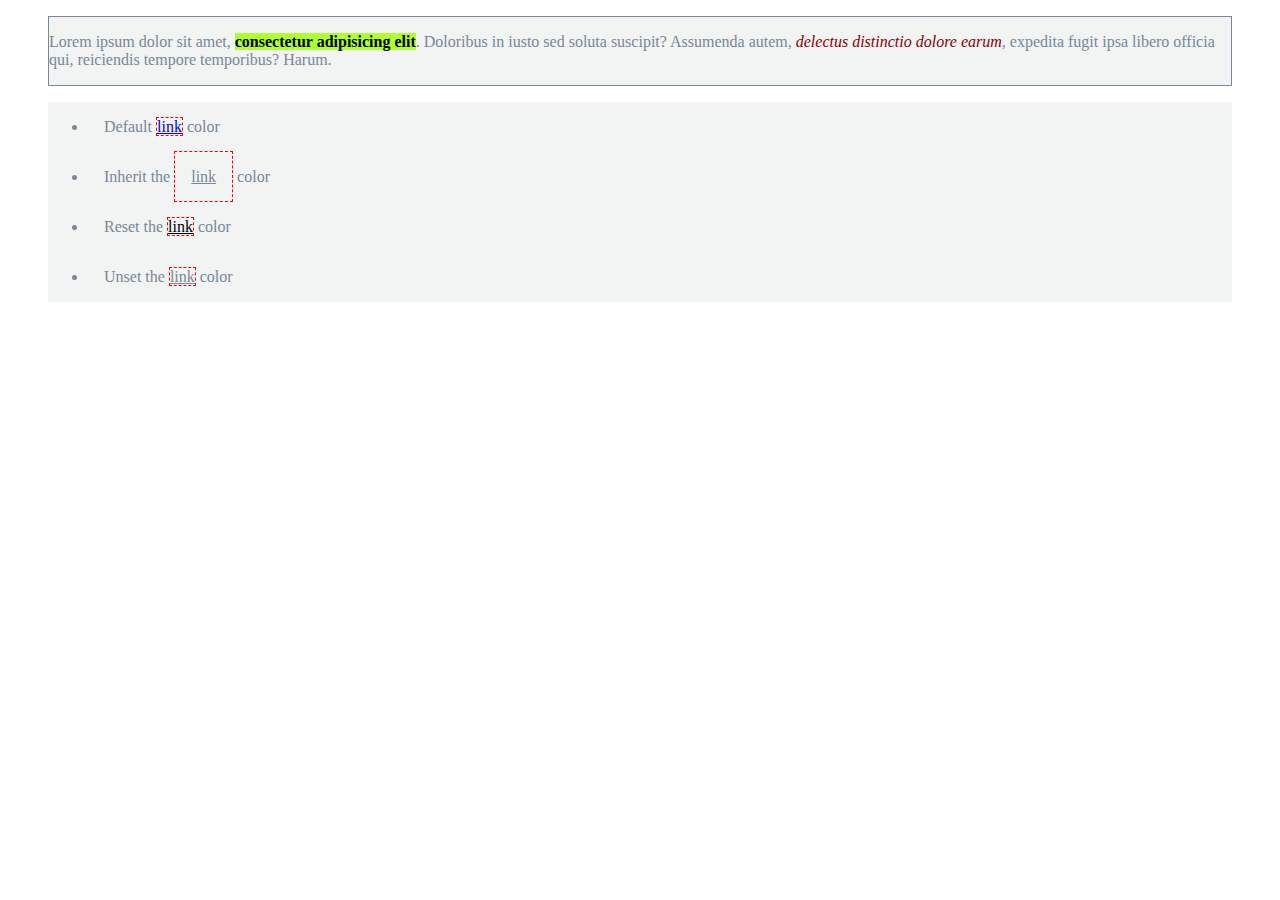
<file: esercizi_css/cascata/index.html>
<!DOCTYPE html>
<html>

	<head>
		<meta http-equiv="X-UA-Compatible" content="IE=edge"/>
		<meta charset="utf-8"/>
		<meta name="viewport" content="width=device-width, initial-scale=1.0, maximum-scale=1.0, user-scalable=no"/>
		<title>Lezione CSS</title>
		<link rel="stylesheet" href="style.css"/>
	</head>

	<body>

		<blockquote class="content1">
			<p>Lorem ipsum dolor sit amet,
				<em class="variant-em">consectetur adipisicing elit</em>. Doloribus in iusto sed soluta
			   suscipit? Assumenda autem, <em>delectus distinctio dolore earum</em>,
			   expedita fugit ipsa libero officia qui, reiciendis tempore temporibus? Harum.
			</p>
		</blockquote>

		<blockquote>
			<ul>
				<li>Default <a href="#">link</a> color</li>
				<li class="link1">Inherit the <a href="#">link</a> color</li>
				<li class="link2">Reset the <a href="#">link</a> color</li>
				<li class="link3">Unset the <a href="#">link</a> color</li>
			</ul>
		</blockquote>

	</body>

</html>
</file>
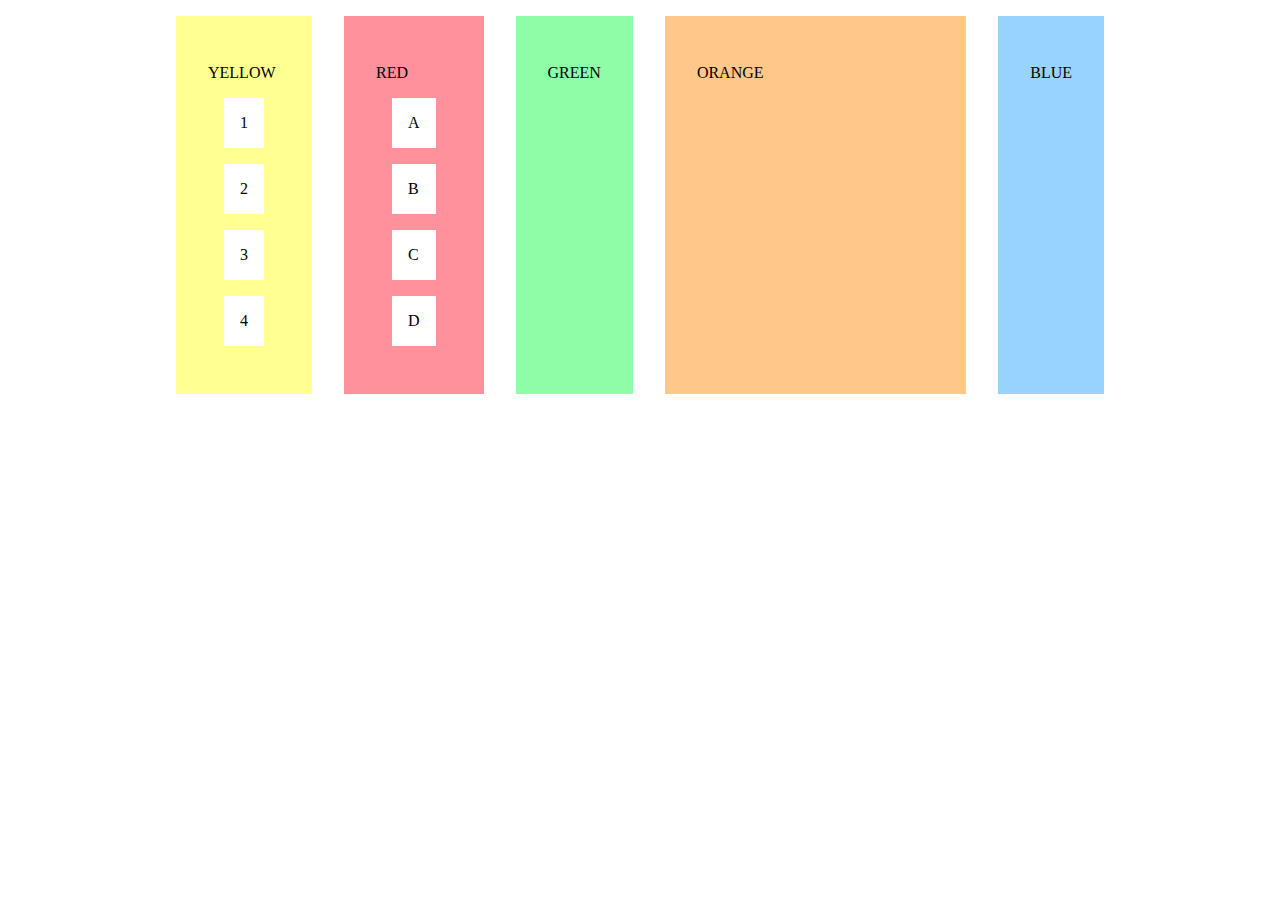
<file: esercizi_css/flexboxP/index.html>
<!DOCTYPE html>
<html lang="en">

<head>
  <meta charset="UTF-8">
  <meta http-equiv="X-UA-Compatible" content="IE=edge">
  <meta name="viewport" content="width=device-width, initial-scale=1.0">
  <title>Blocks</title>
  <link rel="stylesheet" href="start.css">
  <link rel="stylesheet" href="style.css">
</head>

<body>
  <section id="green">
    <p>GREEN</p>
  </section>
  <section id="yellow">
    <p>YELLOW</p>
    <ul>
      <li>1</li>
      <li>2</li>
      <li>3</li>
      <li>4</li>
    </ul>
  </section>
  <section id="orange">
    <p>ORANGE</p>
  </section>
  <section id="red">
    <p>RED</p>
    <ul>
      <li>A</li>
      <li>B</li>
      <li>C</li>
      <li>D</li>
    </ul>
  </section>
  <section id="blue">
    <p>BLUE</p>
  </section>
</body>

</html>
</file>
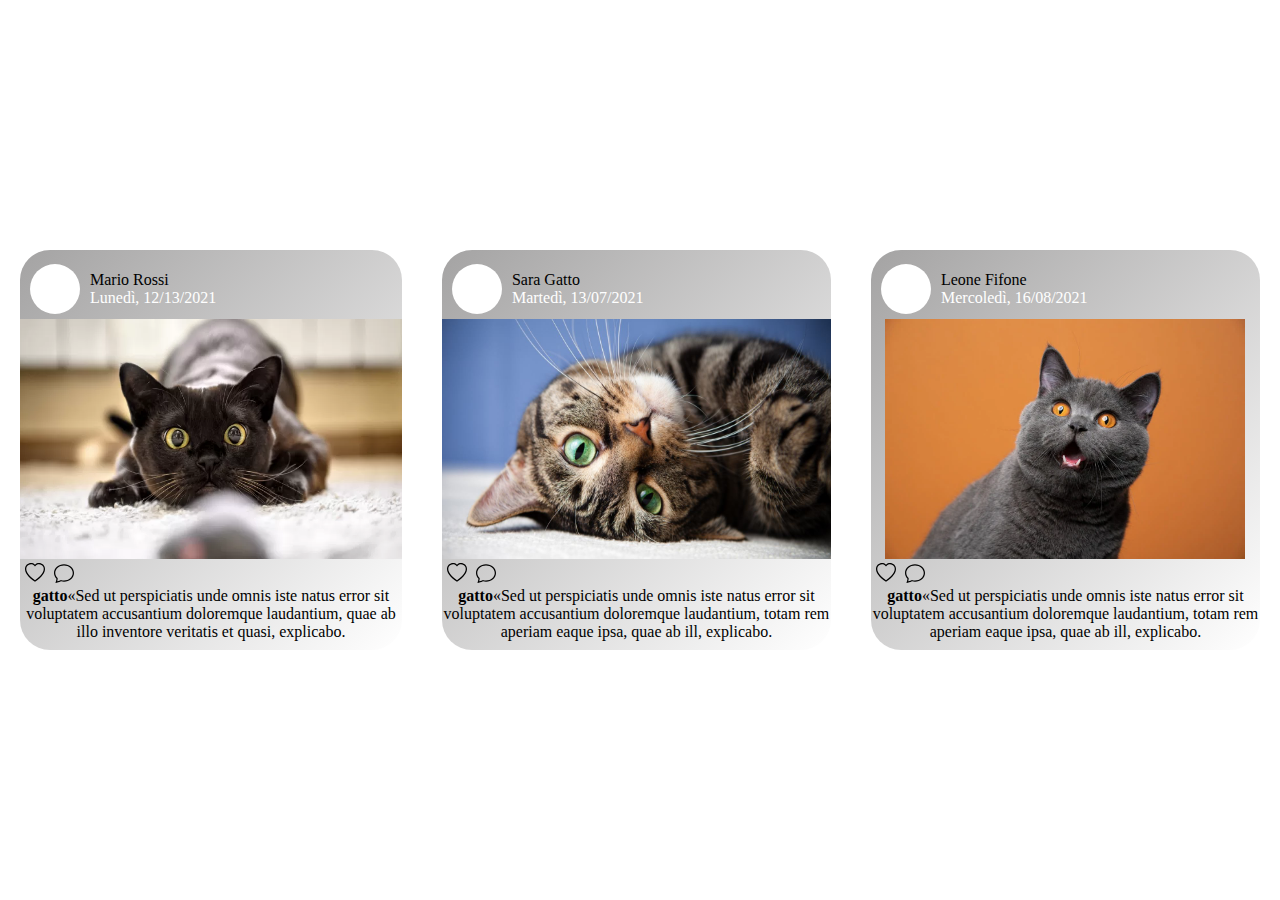
<file: esercizi_css/mediaQ/index.html>
<!DOCTYPE html>
<html lang="en">
<head>
    <meta charset="UTF-8">
    <meta http-equiv="X-UA-Compatible" content="IE=edge">
    <meta name="viewport" content="width=device-width, initial-scale=1.0">
    <title>Document</title>
    <link rel="stylesheet" href="./style.css">
</head>
<body>
    <div class="contenitor">
        <div class="gatto">
            <div class="header">
                <div class="cerchio"></div>
                <div class="nomi">
                    <p>Mario Rossi</p>
                    <p class="white">Lunedì, 12/13/2021</p>
                </div>
            </div>
            <div class="image"><img src="./curiosita-gatto.jpg.webp" alt="gatto1"></div>
            <div class="logo"><svg xmlns="http://www.w3.org/2000/svg" width="30" height="20" fill="currentColor" class="bi bi-heart"
                viewBox="0 0 16 16">
                <path
                    d="m8 2.748-.717-.737C5.6.281 2.514.878 1.4 3.053c-.523 1.023-.641 2.5.314 4.385.92 1.815 2.834 3.989 6.286 6.357 3.452-2.368 5.365-4.542 6.286-6.357.955-1.886.838-3.362.314-4.385C13.486.878 10.4.28 8.717 2.01zM8 15C-7.333 4.868 3.279-3.04 7.824 1.143q.09.083.176.171a3 3 0 0 1 .176-.17C12.72-3.042 23.333 4.867 8 15" />
            </svg>
            <svg xmlns="http://www.w3.org/2000/svg" width="20" height="20" fill="currentColor" class="bi bi-chat"
                viewBox="0 0 16 16">
                <path
                    d="M2.678 11.894a1 1 0 0 1 .287.801 11 11 0 0 1-.398 2c1.395-.323 2.247-.697 2.634-.893a1 1 0 0 1 .71-.074A8 8 0 0 0 8 14c3.996 0 7-2.807 7-6s-3.004-6-7-6-7 2.808-7 6c0 1.468.617 2.83 1.678 3.894m-.493 3.905a22 22 0 0 1-.713.129c-.2.032-.352-.176-.273-.362a10 10 0 0 0 .244-.637l.003-.01c.248-.72.45-1.548.524-2.319C.743 11.37 0 9.76 0 8c0-3.866 3.582-7 8-7s8 3.134 8 7-3.582 7-8 7a9 9 0 0 1-2.347-.306c-.52.263-1.639.742-3.468 1.105" />
            </svg>
        </div>
            <div class="p"><b>gatto</b>«Sed ut perspiciatis unde omnis iste natus error sit voluptatem accusantium doloremque laudantium, quae ab illo inventore veritatis et quasi, explicabo.</div>
        </div>
        <div class="gatto">
            <div class="header">
                <div class="cerchio"></div>
                <div class="nomi">
                    <p>Sara Gatto</p>
                    <p class="white">Martedì, 13/07/2021</p> 
                </div>
            </div>
            <div class="image"><img src="./4259large.jpg" alt="gatto2"></div>
            <div class="logo"><svg xmlns="http://www.w3.org/2000/svg" width="30" height="20" fill="currentColor" class="bi bi-heart"
                viewBox="0 0 16 16">
                <path
                    d="m8 2.748-.717-.737C5.6.281 2.514.878 1.4 3.053c-.523 1.023-.641 2.5.314 4.385.92 1.815 2.834 3.989 6.286 6.357 3.452-2.368 5.365-4.542 6.286-6.357.955-1.886.838-3.362.314-4.385C13.486.878 10.4.28 8.717 2.01zM8 15C-7.333 4.868 3.279-3.04 7.824 1.143q.09.083.176.171a3 3 0 0 1 .176-.17C12.72-3.042 23.333 4.867 8 15" />
            </svg>
            <svg xmlns="http://www.w3.org/2000/svg" width="20" height="20" fill="currentColor" class="bi bi-chat"
                viewBox="0 0 16 16">
                <path
                    d="M2.678 11.894a1 1 0 0 1 .287.801 11 11 0 0 1-.398 2c1.395-.323 2.247-.697 2.634-.893a1 1 0 0 1 .71-.074A8 8 0 0 0 8 14c3.996 0 7-2.807 7-6s-3.004-6-7-6-7 2.808-7 6c0 1.468.617 2.83 1.678 3.894m-.493 3.905a22 22 0 0 1-.713.129c-.2.032-.352-.176-.273-.362a10 10 0 0 0 .244-.637l.003-.01c.248-.72.45-1.548.524-2.319C.743 11.37 0 9.76 0 8c0-3.866 3.582-7 8-7s8 3.134 8 7-3.582 7-8 7a9 9 0 0 1-2.347-.306c-.52.263-1.639.742-3.468 1.105" />
            </svg>
        </div>
            <div class="p"><b>gatto</b>«Sed ut perspiciatis unde omnis iste natus error sit voluptatem accusantium doloremque laudantium, totam rem aperiam eaque ipsa, quae ab ill, explicabo.</div>
        </div>
        <div class="gatto">
            <div class="header">
                <div class="cerchio"></div>
                <div class="nomi">
                    <p>Leone Fifone</p>
                    <p class="white">Mercoledì, 16/08/2021</p>  
                </div>
            </div>
            <div class="image"><img src="./gatto_w630.jpg.webp" alt="gatto3"></div>
            <div class="logo"><svg xmlns="http://www.w3.org/2000/svg" width="30" height="20" fill="currentColor" class="bi bi-heart"
                viewBox="0 0 16 16">
                <path
                    d="m8 2.748-.717-.737C5.6.281 2.514.878 1.4 3.053c-.523 1.023-.641 2.5.314 4.385.92 1.815 2.834 3.989 6.286 6.357 3.452-2.368 5.365-4.542 6.286-6.357.955-1.886.838-3.362.314-4.385C13.486.878 10.4.28 8.717 2.01zM8 15C-7.333 4.868 3.279-3.04 7.824 1.143q.09.083.176.171a3 3 0 0 1 .176-.17C12.72-3.042 23.333 4.867 8 15" />
            </svg>
            <svg xmlns="http://www.w3.org/2000/svg" width="20" height="20" fill="currentColor" class="bi bi-chat"
                viewBox="0 0 16 16">
                <path
                    d="M2.678 11.894a1 1 0 0 1 .287.801 11 11 0 0 1-.398 2c1.395-.323 2.247-.697 2.634-.893a1 1 0 0 1 .71-.074A8 8 0 0 0 8 14c3.996 0 7-2.807 7-6s-3.004-6-7-6-7 2.808-7 6c0 1.468.617 2.83 1.678 3.894m-.493 3.905a22 22 0 0 1-.713.129c-.2.032-.352-.176-.273-.362a10 10 0 0 0 .244-.637l.003-.01c.248-.72.45-1.548.524-2.319C.743 11.37 0 9.76 0 8c0-3.866 3.582-7 8-7s8 3.134 8 7-3.582 7-8 7a9 9 0 0 1-2.347-.306c-.52.263-1.639.742-3.468 1.105" />
            </svg>
        </div>
            <div class="p"><b>gatto</b>«Sed ut perspiciatis unde omnis iste natus error sit voluptatem accusantium doloremque laudantium, totam rem aperiam eaque ipsa, quae ab ill, explicabo.</div>
        </div>
    </div>
</body>
</html>
</file>
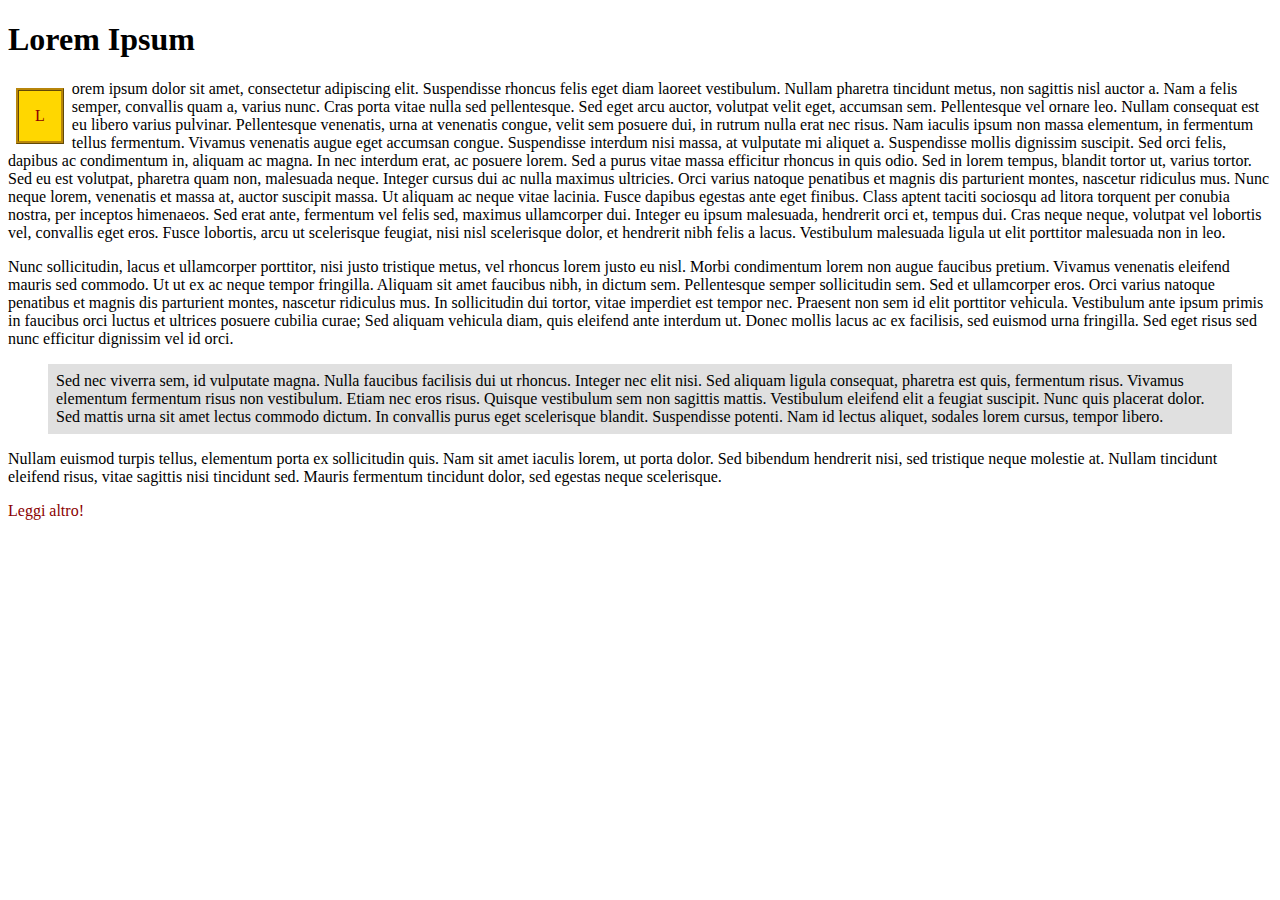
<file: esercizi_css/pseudo/index.html>
<!DOCTYPE html>
<html>

	<head>
		<meta http-equiv="X-UA-Compatible" content="IE=edge"/>
		<meta charset="utf-8"/>
		<meta name="viewport" content="width=device-width, initial-scale=1.0, maximum-scale=1.0, user-scalable=no"/>
		<title>Lezione HTML</title>
		<link rel="stylesheet" href="style.css"/>
	</head>

	<body>
		<h1>Lorem Ipsum</h1>
		<p>Lorem ipsum dolor sit amet, consectetur adipiscing elit. Suspendisse rhoncus felis eget diam laoreet
		   vestibulum. Nullam pharetra tincidunt metus, non sagittis nisl auctor a. Nam a felis semper, convallis quam
		   a, varius nunc. Cras porta vitae nulla sed pellentesque. Sed eget arcu auctor, volutpat velit eget, accumsan
		   sem. Pellentesque vel ornare leo. Nullam consequat est eu libero varius pulvinar.
		   Pellentesque venenatis, urna at venenatis congue, velit sem posuere dui, in rutrum nulla erat nec risus. Nam
		   iaculis ipsum non massa elementum, in fermentum tellus fermentum. Vivamus venenatis augue eget accumsan
		   congue. Suspendisse interdum nisi massa, at vulputate mi aliquet a. Suspendisse mollis dignissim suscipit.
		   Sed orci felis, dapibus ac condimentum in, aliquam ac magna. In nec interdum erat, ac posuere lorem. Sed a
		   purus vitae massa efficitur rhoncus in quis odio. Sed in lorem tempus, blandit tortor ut, varius tortor. Sed
		   eu est volutpat, pharetra quam non, malesuada neque. Integer cursus dui ac nulla maximus ultricies.
		   Orci varius natoque penatibus et magnis dis parturient montes, nascetur ridiculus mus. Nunc neque lorem,
		   venenatis et massa at, auctor suscipit massa. Ut aliquam ac neque vitae lacinia. Fusce dapibus egestas ante
		   eget finibus. Class aptent taciti sociosqu ad litora torquent per conubia nostra, per inceptos himenaeos.
		   Sed
		   erat ante, fermentum vel felis sed, maximus ullamcorper dui. Integer eu ipsum malesuada, hendrerit orci et,
		   tempus dui. Cras neque neque, volutpat vel lobortis vel, convallis eget eros. Fusce lobortis, arcu ut
		   scelerisque feugiat, nisi nisl scelerisque dolor, et hendrerit nibh felis a lacus. Vestibulum malesuada
		   ligula ut elit porttitor malesuada non in leo.</p>
		<p>
			Nunc sollicitudin, lacus et ullamcorper porttitor, nisi justo tristique metus, vel rhoncus lorem justo eu
			nisl. Morbi condimentum lorem non augue faucibus pretium. Vivamus venenatis eleifend mauris sed commodo. Ut
			ut ex ac neque tempor fringilla. Aliquam sit amet faucibus nibh, in dictum sem. Pellentesque semper
			sollicitudin sem. Sed et ullamcorper eros. Orci varius natoque penatibus et magnis dis parturient montes,
			nascetur ridiculus mus. In sollicitudin dui tortor, vitae imperdiet est tempor nec. Praesent non sem id elit
			porttitor vehicula. Vestibulum ante ipsum primis in faucibus orci luctus et ultrices posuere cubilia curae;
			Sed aliquam vehicula diam, quis eleifend ante interdum ut. Donec mollis lacus ac ex facilisis, sed euismod
			urna fringilla. Sed eget risus sed nunc efficitur dignissim vel id orci.</p>
		<blockquote>
			Sed nec viverra sem, id vulputate magna. Nulla faucibus facilisis dui ut rhoncus. Integer nec elit nisi. Sed
			aliquam ligula consequat, pharetra est quis, fermentum risus. Vivamus elementum fermentum risus non
			vestibulum. Etiam nec eros risus. Quisque vestibulum sem non sagittis mattis. Vestibulum eleifend elit a
			feugiat suscipit. Nunc quis placerat dolor. Sed mattis urna sit amet lectus commodo dictum. In convallis
			purus eget scelerisque blandit. Suspendisse potenti. Nam id lectus aliquet, sodales lorem cursus, tempor
			libero.</blockquote>
		<p>
			Nullam euismod turpis tellus, elementum porta ex sollicitudin quis. Nam sit amet iaculis lorem, ut porta
			dolor. Sed bibendum hendrerit nisi, sed tristique neque molestie at. Nullam tincidunt eleifend risus, vitae
			sagittis nisi tincidunt sed. Mauris fermentum tincidunt dolor, sed egestas neque scelerisque.</p>

		<a href="#">Leggi altro!</a>
	</body>

</html>
</file>
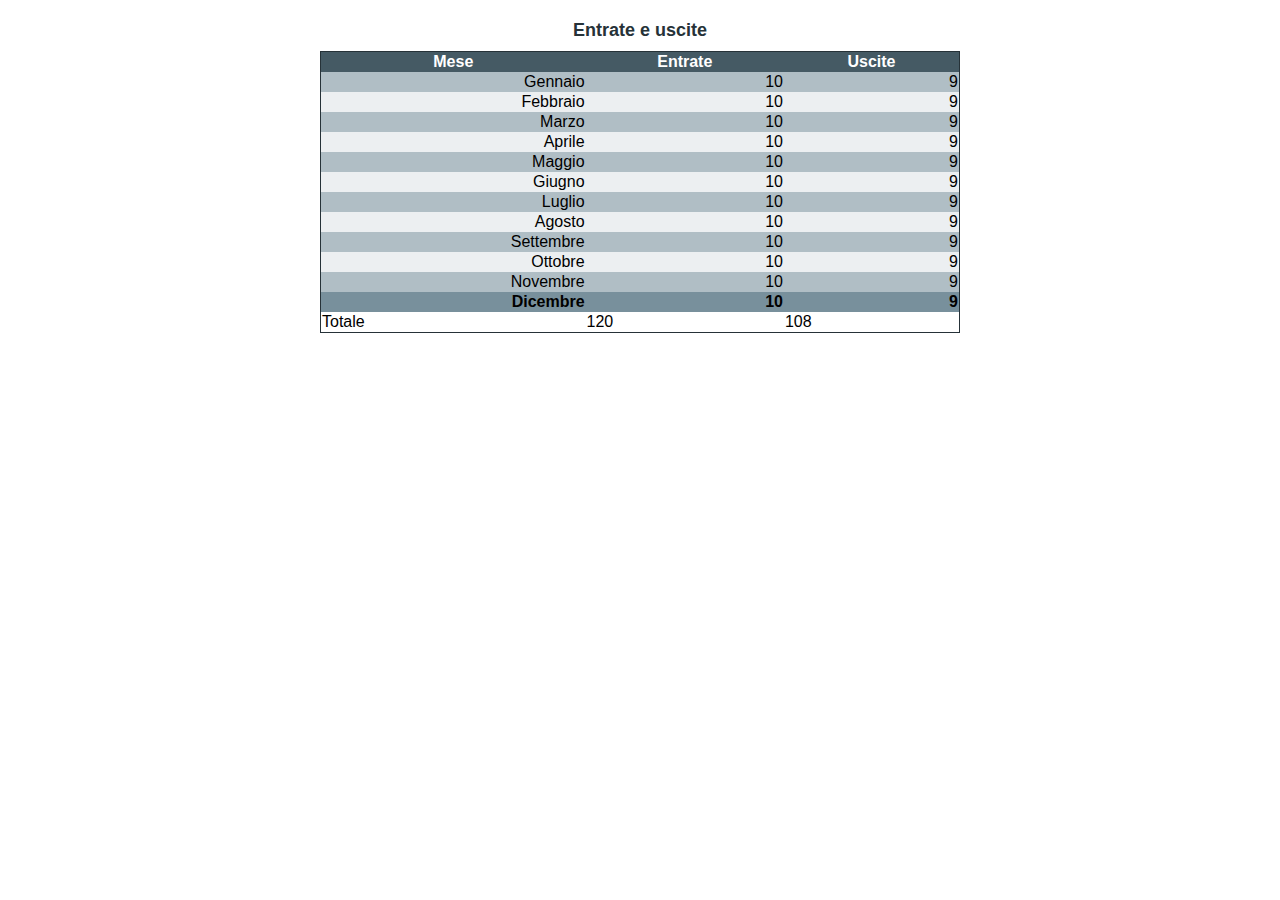
<file: esercizi_css/tabella/index.html>
<!DOCTYPE html>
<html>

<head>
    <meta http-equiv="X-UA-Compatible" content="IE=edge" />
    <meta charset="utf-8" />
    <meta name="viewport" content="width=device-width, initial-scale=1.0, maximum-scale=1.0, user-scalable=no" />
    <title>Lezione CSS</title>
    <link rel="stylesheet" href="./style.css">
</head>


<body>
    <table>
        <caption>Entrate e uscite</caption>
        <thead>
            <tr>
                <th>Mese</th>
                <th>Entrate</th>
                <th>Uscite</th>
            </tr>
        </thead>
        <tbody>
            <tr>
                <td>Gennaio</td>
                <td>10</td>
                <td>9</td>
            </tr>
            <tr>
                <td>Febbraio</td>
                <td>10</td>
                <td>9</td>
            </tr>
            <tr>
                <td>Marzo</td>
                <td>10</td>
                <td>9</td>
            </tr>
            <tr>
                <td>Aprile</td>
                <td>10</td>
                <td>9</td>
            </tr>
            <tr>
                <td>Maggio</td>
                <td>10</td>
                <td>9</td>
            </tr>
            <tr>
                <td>Giugno</td>
                <td>10</td>
                <td>9</td>
            </tr>
            <tr>
                <td>Luglio</td>
                <td>10</td>
                <td>9</td>
            </tr>
            <tr>
                <td>Agosto</td>
                <td>10</td>
                <td>9</td>
            </tr>
            <tr>
                <td>Settembre</td>
                <td>10</td>
                <td>9</td>
            </tr>
            <tr>
                <td>Ottobre</td>
                <td>10</td>
                <td>9</td>
            </tr>
            <tr>
                <td>Novembre</td>
                <td>10</td>
                <td>9</td>
            </tr>
            <tr>
                <td>Dicembre</td>
                <td>10</td>
                <td>9</td>
            </tr>

        </tbody>
        <tfoot>
            <tr>
                <td>Totale</td>
                <td>120</td>
                <td>108</td>
            </tr>
        </tfoot>
    </table>

</body>

</html>
</file>
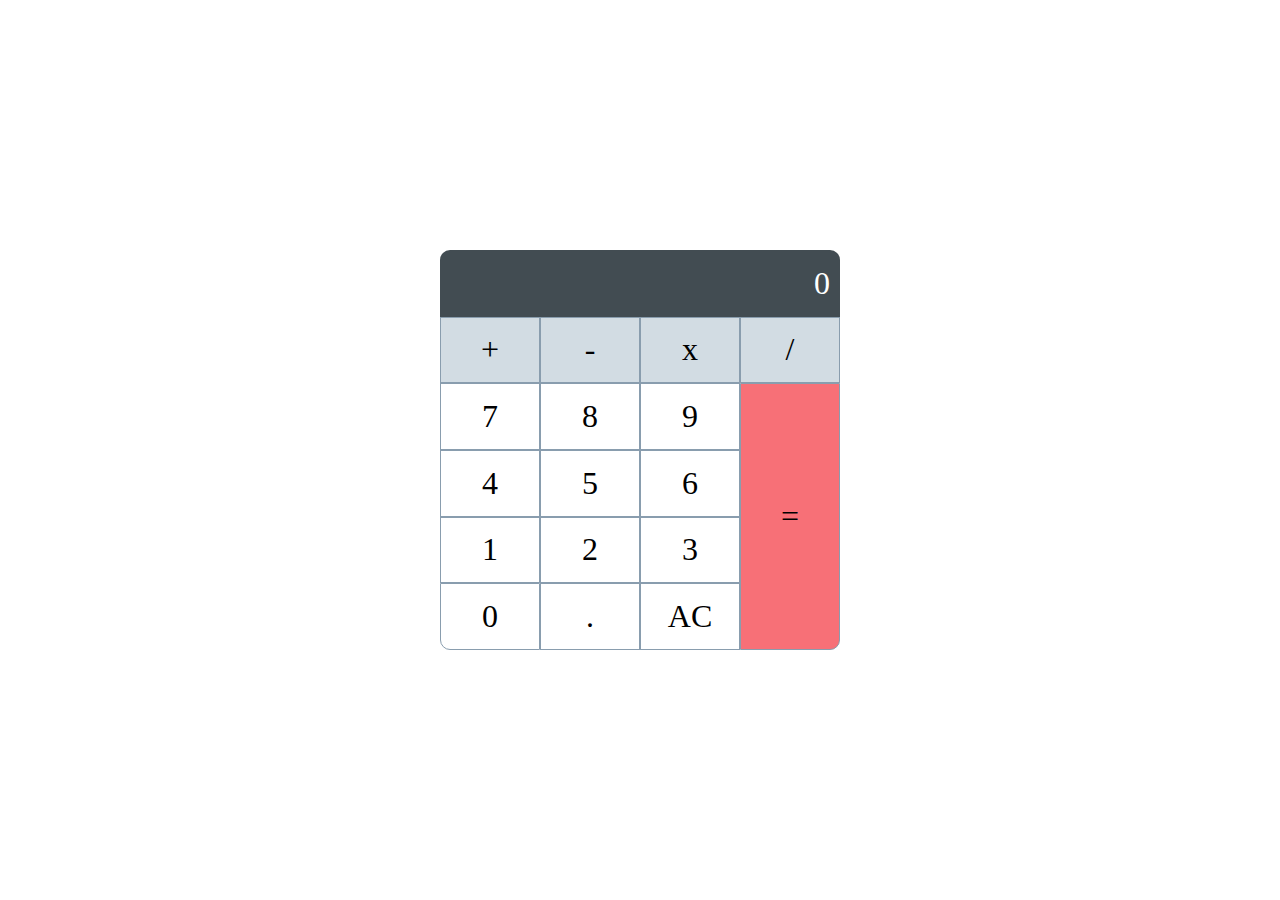
<file: esercizi_css/grid/calcolatrice.html>
<!DOCTYPE html>
<html lang="en">
<head>
    <meta charset="UTF-8">
    <meta name="viewport" content="width=device-width, initial-scale=1.0">
    <title>Document</title>
    <link rel="stylesheet" href="./calcolatrice.css">
</head>
<body>
    <div class="container">
        <div class="result">
            <div id="zero">0</div>
        </div>
        <div class="div op">+</div>
        <div class="div op">-</div>
        <div class="div op">x</div>
        <div class="div op">/</div>
        <div class="div">7</div>
        <div class="div">8</div>
        <div class="div">9</div>
        <div class="div">4</div>
        <div class="div">5</div>
        <div class="div">6</div>
        <div class="div">1</div>
        <div class="div">2</div>
        <div class="div">3</div>
        <div class="div" id="zero2">0</div>
        <div class="div">.</div>
        <div class="div">AC</div>
        <div class="div" id="uguale">=</div>
    </div>
</body>
</html>
</file>
<file: esercizi_css/cascata/style.css>
body {
  color: lightslategray;
}

blockquote {
  background-color: rgba(0, 12, 24, 0.05);
}

a {
  border: 1px dashed red;
}

em {
  color: darkred;
}

.variant-em {
  background-color: greenyellow;
  color: black;
  font-weight: bold;
  font-style: inherit;
}

ul {
  background-color: unset;
}

ul li {
  padding: 16px;
}

.link1 a {
color: inherit;
padding: inherit;
}

.link2 a {
color: initial;
padding: initial;
}

.link3 a {
color: unset;
padding: unset;
}

.content1 {
  border: 1px solid;
}
</file>
<file: esercizi_css/flexboxP/start.css>
#yellow {
    order: -2;
}

#red {
    order: -1;
}

#orange {
    flex: 2;
}


body {
    display: flex;
}
</file>
<file: esercizi_css/flexboxP/style.css>
body {
  width: 60em;
  margin: 0 auto;
}

section {
  padding: 2em;
  margin: 1em;
}

#green {
  background-color: #8ffda7;
}

#orange {
  background-color: #ffc788;
}

#yellow {
  background-color: #ffff92;
}

#red {
  background-color: #ff919c;
}

#blue {
  background-color: #98d2ff;
}

ul {
  padding: 0;
}

li {
  background-color: white;
  padding: 1em;
  display: block;
  margin: 1em;
}
</file>
<file: esercizi_css/mediaQ/style.css>
* {
    margin: 0;
    padding: 0;
}

body {
    width: 100vw;
    height: 100vh;
    display: flex;
    justify-content: center;
    align-items: center;
}

.contenitor {
    width: 100%;
    height: fit-content;
    display: flex;
    justify-content: center;
    align-items: center;
}

.gatto {
    background-color: grey;
    min-width: 300px;
    height: 400px;
    margin: 20px;
    border-radius: 30px;
    background: linear-gradient(135deg, #A4A3A3 0%, #FFFFFF 100%);
    display: flex;
    flex-direction: column;
    justify-content: center;
    align-items: center;
}

.header {
    width: 100%;
    height: 60px;
    display: flex;
    align-items: center;
}

.image img {
    width: 100%;
    height: 240px;
}

.cerchio {
    background-color: white;
    border-radius: 50%;
    height: 50px;
    width: 50px;
    margin: 10px;
}

.logo {
    align-self: flex-start;
}

.p {
    text-align: center;
}

.nomi {
    flex-direction: column;

}

.white {
    color: white;
}

@media only screen and (max-width: 375px) {
    body {
        height: fit-content;

    }

    .contenitor {
        flex-direction: column;
    }

}

@media only screen and (max-width: 768px) and (min-width:376px) {
    .contenitor {
        display: grid;
        grid-template-columns: repeat(2, 1fr);
    }
}
</file>
<file: esercizi_css/pseudo/style.css>
blockquote {
	background-color: rgba(0, 0, 0, .12);
	padding: 8px;
}

a {
	color: darkred;
	text-decoration: none;
}

p:first-of-type::first-letter {
    float: left;
    color: darkred;
    border: 3px ridge darkgoldenrod;
    padding: 16px;
    background-color: gold;
    margin: 8px;
}
</file>
<file: esercizi_css/tabella/style.css>
body {
    font-family: Arial, sans-serif;
    margin: 0;
    padding: 0;
}

table {
    border: 1px solid #263238;
    width: 50%;
    margin: 20px auto;
    border-collapse: collapse;
}

table caption {
    color: #263238;
    font-weight: bold;
    font-size: 18px;
    margin-bottom: 10px;
}

thead {
    background-color: #455a64;
    color: white;
    font-weight: 700;
}

tbody tr:nth-child(even) {
    background-color: #eceff1;
}

tbody tr:nth-child(odd) {
    background-color: #b0bec5;
}

tbody tr:last-child {
    background-color: #78909c;
    font-weight: 800;
}

tbody td {
    text-align: right;
}

tbody .col-entrate {
    color: #003300;
}

tbody .col-uscite {
    color: #7f0000;
}
</file>
<file: esercizi_css/grid/calcolatrice.css>
* {
    padding: 0;
    margin: 0;
    font-size: xx-large;
}

.container {
    width: 400px;
    height: 400px;
    display: grid;
    grid-template-columns: repeat(4,1fr);
    grid-template-rows: repeat(6,1fr);
    background-color: white;
}

.result {
    grid-column: 1/5;
    background-color: #424c52;
    display: grid;
    justify-items: right;
    align-items: center;
    color: white;
    border-radius: 10px 10px 0px 0px;
}

#uguale {
    grid-column: 4;
    grid-row: 3/7;
    background-color: #f77077;
    align-items: center;
    display: grid;
    justify-items: center;
    border: 1px solid #899dae;
    border-bottom-right-radius: 10px;
}

.div {
    align-items: center;
    display: grid;
    justify-items: center;
    border: 1px solid #899dae;
}

.op {
    background-color: #d2dce3;
}

#zero {
    margin-right: 10px;
}

body {
    width: 100vw;
    height: 100vh;
    display: grid;
    justify-items: center;
    align-items: center;
}

#zero2 {
    border-bottom-left-radius: 10px;
}
</file>
